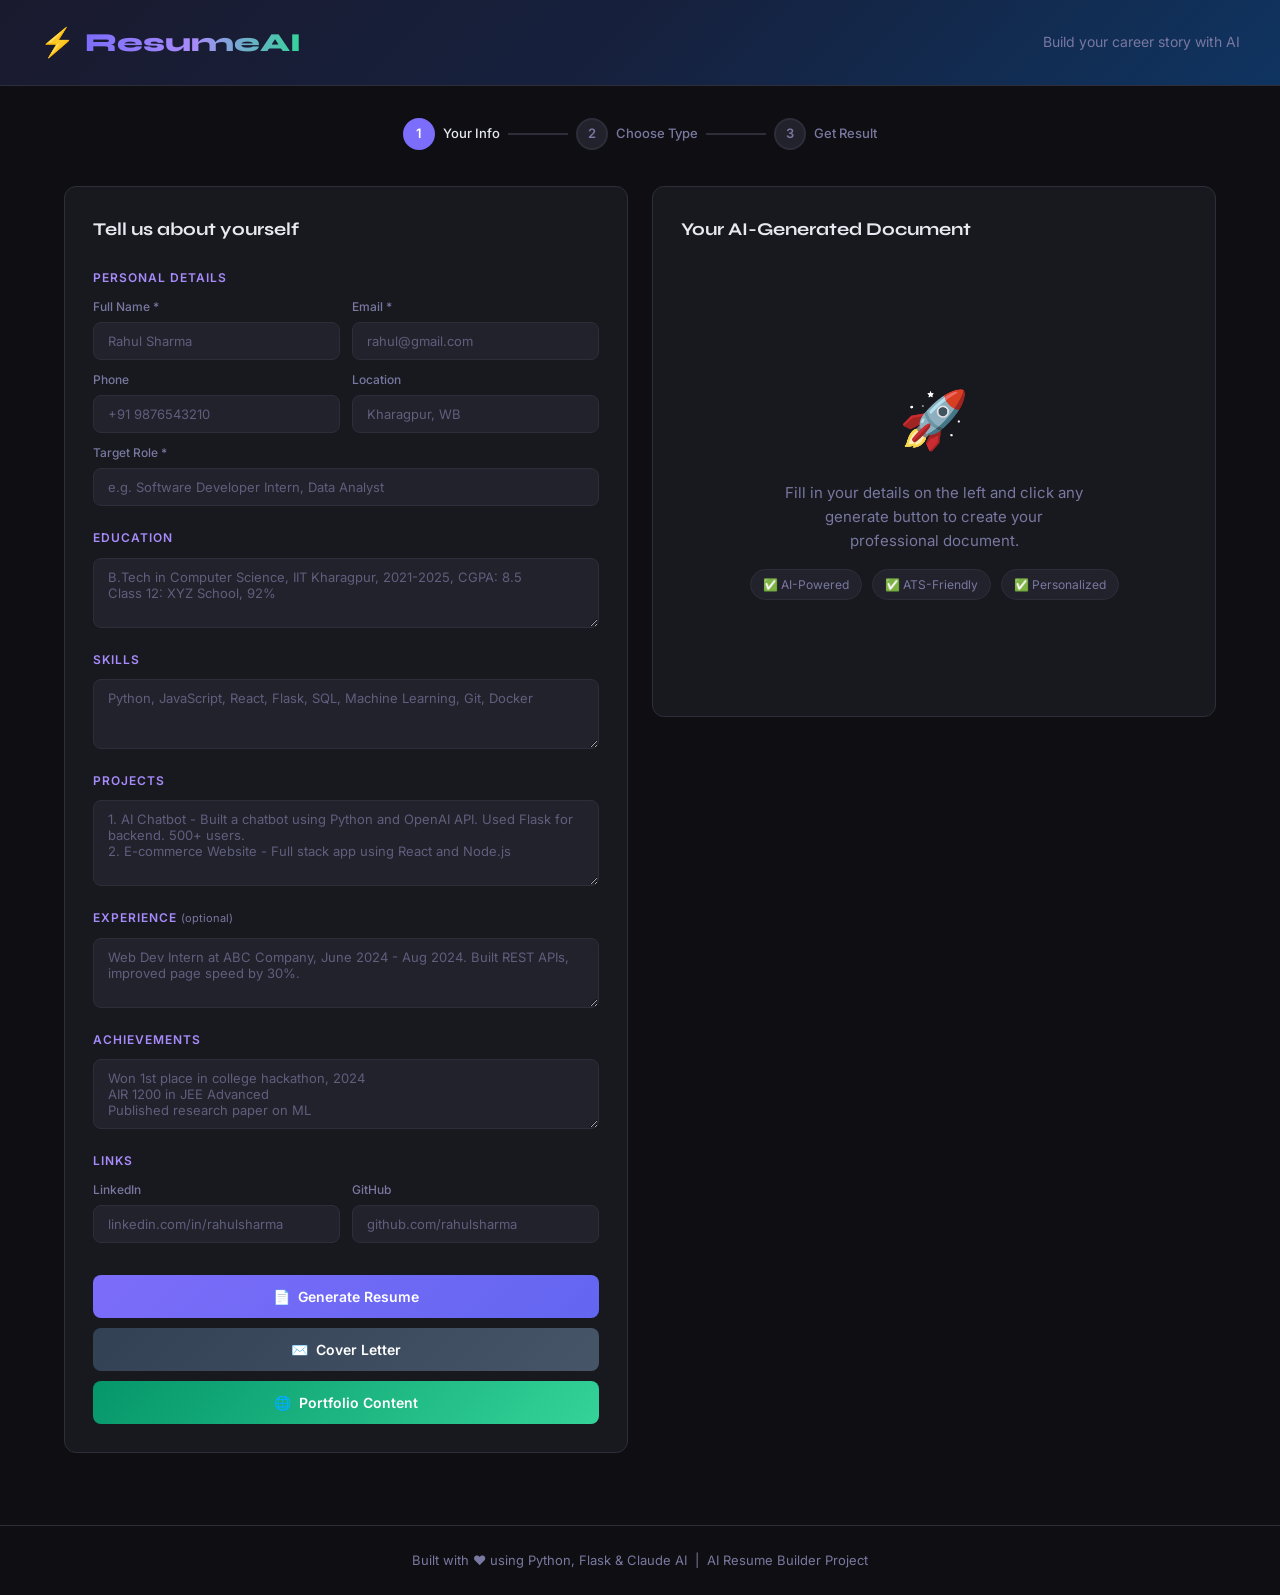
<file: templates/index.html>
<!DOCTYPE html>
<html lang="en">
<head>
  <meta charset="UTF-8" />
  <meta name="viewport" content="width=device-width, initial-scale=1.0"/>
  <title>AI Resume & Portfolio Builder</title>
  <link rel="stylesheet" href="/static/style.css" />
  <link href="https://fonts.googleapis.com/css2?family=Inter:wght@300;400;500;600;700&family=Syne:wght@700;800&display=swap" rel="stylesheet"/>
</head>
<body>

  <!-- HEADER -->
  <header class="header">
    <div class="header-inner">
      <div class="logo">
        <span class="logo-icon">⚡</span>
        <span class="logo-text">ResumeAI</span>
      </div>
      <p class="header-sub">Build your career story with AI</p>
    </div>
  </header>

  <main class="main">

    <!-- STEP INDICATOR -->
    <div class="steps">
      <div class="step active" id="step-indicator-1">
        <span class="step-num">1</span><span class="step-label">Your Info</span>
      </div>
      <div class="step-line"></div>
      <div class="step" id="step-indicator-2">
        <span class="step-num">2</span><span class="step-label">Choose Type</span>
      </div>
      <div class="step-line"></div>
      <div class="step" id="step-indicator-3">
        <span class="step-num">3</span><span class="step-label">Get Result</span>
      </div>
    </div>

    <div class="content-grid">

      <!-- LEFT: FORM -->
      <section class="form-panel">
        <h2 class="panel-title">Tell us about yourself</h2>

        <!-- Personal Info -->
        <div class="form-section">
          <h3 class="section-label">Personal Details</h3>
          <div class="form-row">
            <div class="field">
              <label>Full Name *</label>
              <input type="text" id="name" placeholder="Rahul Sharma" />
            </div>
            <div class="field">
              <label>Email *</label>
              <input type="email" id="email" placeholder="rahul@gmail.com" />
            </div>
          </div>
          <div class="form-row">
            <div class="field">
              <label>Phone</label>
              <input type="text" id="phone" placeholder="+91 9876543210" />
            </div>
            <div class="field">
              <label>Location</label>
              <input type="text" id="location" placeholder="Kharagpur, WB" />
            </div>
          </div>
          <div class="field">
            <label>Target Role *</label>
            <input type="text" id="target_role" placeholder="e.g. Software Developer Intern, Data Analyst" />
          </div>
        </div>

        <!-- Education -->
        <div class="form-section">
          <h3 class="section-label">Education</h3>
          <div class="field">
            <textarea id="education" rows="3" placeholder="B.Tech in Computer Science, IIT Kharagpur, 2021-2025, CGPA: 8.5&#10;Class 12: XYZ School, 92%"></textarea>
          </div>
        </div>

        <!-- Skills -->
        <div class="form-section">
          <h3 class="section-label">Skills</h3>
          <div class="field">
            <textarea id="skills" rows="3" placeholder="Python, JavaScript, React, Flask, SQL, Machine Learning, Git, Docker"></textarea>
          </div>
        </div>

        <!-- Projects -->
        <div class="form-section">
          <h3 class="section-label">Projects</h3>
          <div class="field">
            <textarea id="projects" rows="4" placeholder="1. AI Chatbot - Built a chatbot using Python and OpenAI API. Used Flask for backend. 500+ users.&#10;2. E-commerce Website - Full stack app using React and Node.js"></textarea>
          </div>
        </div>

        <!-- Experience -->
        <div class="form-section">
          <h3 class="section-label">Experience <span class="optional">(optional)</span></h3>
          <div class="field">
            <textarea id="experience" rows="3" placeholder="Web Dev Intern at ABC Company, June 2024 - Aug 2024. Built REST APIs, improved page speed by 30%."></textarea>
          </div>
        </div>

        <!-- Achievements -->
        <div class="form-section">
          <h3 class="section-label">Achievements</h3>
          <div class="field">
            <textarea id="achievements" rows="3" placeholder="Won 1st place in college hackathon, 2024&#10;AIR 1200 in JEE Advanced&#10;Published research paper on ML"></textarea>
          </div>
        </div>

        <!-- Links -->
        <div class="form-section">
          <h3 class="section-label">Links</h3>
          <div class="form-row">
            <div class="field">
              <label>LinkedIn</label>
              <input type="text" id="linkedin" placeholder="linkedin.com/in/rahulsharma" />
            </div>
            <div class="field">
              <label>GitHub</label>
              <input type="text" id="github" placeholder="github.com/rahulsharma" />
            </div>
          </div>
        </div>

        <!-- Generate Buttons -->
        <div class="btn-group">
          <button class="btn btn-primary" onclick="generate('resume')">
            <span>📄</span> Generate Resume
          </button>
          <button class="btn btn-secondary" onclick="generate('cover_letter')">
            <span>✉️</span> Cover Letter
          </button>
          <button class="btn btn-accent" onclick="generate('portfolio')">
            <span>🌐</span> Portfolio Content
          </button>
        </div>
      </section>

      <!-- RIGHT: OUTPUT -->
      <section class="output-panel">
        <div class="output-header">
          <h2 class="panel-title" id="output-title">Your AI-Generated Document</h2>
          <div class="output-actions" id="output-actions" style="display:none">
            <button class="btn-small btn-copy" onclick="copyContent()">📋 Copy</button>
            <button class="btn-small btn-download" onclick="downloadContent()">⬇️ Download</button>
            <button class="btn-small btn-tips" onclick="getTips()">💡 Get Tips</button>
          </div>
        </div>

        <!-- Placeholder -->
        <div class="placeholder" id="placeholder">
          <div class="placeholder-icon">🚀</div>
          <p class="placeholder-text">Fill in your details on the left and click any generate button to create your professional document.</p>
          <div class="placeholder-features">
            <span class="feature-tag">✅ AI-Powered</span>
            <span class="feature-tag">✅ ATS-Friendly</span>
            <span class="feature-tag">✅ Personalized</span>
          </div>
        </div>

        <!-- Loading -->
        <div class="loading" id="loading" style="display:none">
          <div class="spinner"></div>
          <p>AI is crafting your document...</p>
        </div>

        <!-- Output Content -->
        <div class="output-content" id="output-content" style="display:none">
          <pre id="output-text"></pre>
        </div>

        <!-- Tips Section -->
        <div class="tips-panel" id="tips-panel" style="display:none">
          <div class="tips-header">
            <h3>💡 AI Improvement Tips</h3>
            <button class="close-tips" onclick="closeTips()">✕</button>
          </div>
          <div class="tips-loading" id="tips-loading" style="display:none">
            <div class="spinner small"></div> Analyzing your document...
          </div>
          <div id="tips-content"></div>
        </div>

        <!-- Toast -->
        <div class="toast" id="toast"></div>
      </section>
    </div>
  </main>

  <footer class="footer">
    <p>Built with ❤️ using Python, Flask & Claude AI &nbsp;|&nbsp; AI Resume Builder Project</p>
  </footer>

  <script src="/static/main.js"></script>
</body>
</html>
</file>
<file: static/style.css>
/* ── Reset & Base ─────────────────────────────────────────────────── */
*, *::before, *::after { box-sizing: border-box; margin: 0; padding: 0; }

:root {
  --bg: #0f0f13;
  --surface: #18181f;
  --surface2: #22222c;
  --border: #2e2e3a;
  --accent: #7c6dfa;
  --accent2: #a78bfa;
  --green: #34d399;
  --orange: #fb923c;
  --text: #e8e8f0;
  --text-muted: #7878a0;
  --radius: 12px;
  --radius-sm: 8px;
}

body {
  font-family: 'Inter', sans-serif;
  background: var(--bg);
  color: var(--text);
  min-height: 100vh;
  line-height: 1.6;
}

/* ── Header ───────────────────────────────────────────────────────── */
.header {
  background: linear-gradient(135deg, #1a1a2e 0%, #16213e 50%, #0f3460 100%);
  border-bottom: 1px solid var(--border);
  padding: 20px 40px;
}
.header-inner { max-width: 1200px; margin: 0 auto; display: flex; align-items: center; gap: 20px; }
.logo { display: flex; align-items: center; gap: 10px; }
.logo-icon { font-size: 28px; }
.logo-text { font-family: 'Syne', sans-serif; font-size: 26px; font-weight: 800; background: linear-gradient(90deg, #7c6dfa, #a78bfa, #34d399); -webkit-background-clip: text; -webkit-text-fill-color: transparent; background-clip: text; }
.header-sub { color: var(--text-muted); font-size: 14px; margin-left: auto; }

/* ── Main ─────────────────────────────────────────────────────────── */
.main { max-width: 1200px; margin: 0 auto; padding: 32px 24px; }

/* ── Steps ────────────────────────────────────────────────────────── */
.steps { display: flex; align-items: center; justify-content: center; gap: 0; margin-bottom: 36px; }
.step { display: flex; align-items: center; gap: 8px; }
.step-num { width: 32px; height: 32px; border-radius: 50%; background: var(--surface2); border: 2px solid var(--border); display: flex; align-items: center; justify-content: center; font-size: 13px; font-weight: 600; color: var(--text-muted); transition: all 0.3s; }
.step-label { font-size: 13px; color: var(--text-muted); font-weight: 500; transition: color 0.3s; }
.step.active .step-num { background: var(--accent); border-color: var(--accent); color: white; }
.step.active .step-label { color: var(--text); }
.step-line { width: 60px; height: 2px; background: var(--border); margin: 0 8px; }

/* ── Grid ─────────────────────────────────────────────────────────── */
.content-grid { display: grid; grid-template-columns: 1fr 1fr; gap: 24px; align-items: start; }
@media (max-width: 900px) { .content-grid { grid-template-columns: 1fr; } }

/* ── Panels ───────────────────────────────────────────────────────── */
.form-panel, .output-panel {
  background: var(--surface);
  border: 1px solid var(--border);
  border-radius: var(--radius);
  padding: 28px;
}
.panel-title { font-family: 'Syne', sans-serif; font-size: 18px; font-weight: 700; margin-bottom: 24px; color: var(--text); }

/* ── Form ─────────────────────────────────────────────────────────── */
.form-section { margin-bottom: 22px; }
.section-label { font-size: 12px; font-weight: 600; text-transform: uppercase; letter-spacing: 1px; color: var(--accent2); margin-bottom: 10px; }
.optional { font-weight: 400; text-transform: none; letter-spacing: 0; color: var(--text-muted); font-size: 11px; }
.form-row { display: grid; grid-template-columns: 1fr 1fr; gap: 12px; }
.field { display: flex; flex-direction: column; gap: 6px; margin-bottom: 10px; }
.field label { font-size: 12px; color: var(--text-muted); font-weight: 500; }

input, textarea {
  background: var(--surface2);
  border: 1px solid var(--border);
  border-radius: var(--radius-sm);
  padding: 10px 14px;
  color: var(--text);
  font-family: 'Inter', sans-serif;
  font-size: 13px;
  width: 100%;
  transition: border-color 0.2s, box-shadow 0.2s;
  resize: vertical;
}
input:focus, textarea:focus {
  outline: none;
  border-color: var(--accent);
  box-shadow: 0 0 0 3px rgba(124, 109, 250, 0.15);
}
input::placeholder, textarea::placeholder { color: var(--text-muted); opacity: 0.7; }

/* ── Buttons ──────────────────────────────────────────────────────── */
.btn-group { display: flex; flex-direction: column; gap: 10px; margin-top: 8px; }
.btn {
  display: flex; align-items: center; justify-content: center; gap: 8px;
  padding: 13px 20px; border-radius: var(--radius-sm); border: none;
  font-family: 'Inter', sans-serif; font-size: 14px; font-weight: 600;
  cursor: pointer; transition: all 0.2s; width: 100%;
}
.btn-primary { background: linear-gradient(135deg, #7c6dfa, #6366f1); color: white; }
.btn-primary:hover { transform: translateY(-1px); box-shadow: 0 8px 25px rgba(124, 109, 250, 0.35); }
.btn-secondary { background: linear-gradient(135deg, #334155, #475569); color: white; }
.btn-secondary:hover { transform: translateY(-1px); box-shadow: 0 8px 25px rgba(51, 65, 85, 0.5); }
.btn-accent { background: linear-gradient(135deg, #059669, #34d399); color: white; }
.btn-accent:hover { transform: translateY(-1px); box-shadow: 0 8px 25px rgba(52, 211, 153, 0.35); }
.btn:active { transform: translateY(0); }
.btn:disabled { opacity: 0.5; cursor: not-allowed; transform: none; }

/* ── Output Header ────────────────────────────────────────────────── */
.output-header { display: flex; align-items: flex-start; justify-content: space-between; margin-bottom: 20px; flex-wrap: wrap; gap: 12px; }
.output-actions { display: flex; gap: 8px; flex-wrap: wrap; }
.btn-small {
  padding: 6px 12px; border-radius: 6px; border: 1px solid var(--border);
  font-size: 12px; font-weight: 500; cursor: pointer; transition: all 0.2s;
  background: var(--surface2); color: var(--text); font-family: 'Inter', sans-serif;
}
.btn-small:hover { border-color: var(--accent); color: var(--accent); }
.btn-copy:hover { border-color: var(--accent2); color: var(--accent2); }
.btn-download:hover { border-color: var(--green); color: var(--green); }
.btn-tips:hover { border-color: var(--orange); color: var(--orange); }

/* ── Placeholder ──────────────────────────────────────────────────── */
.placeholder {
  display: flex; flex-direction: column; align-items: center; justify-content: center;
  min-height: 400px; text-align: center; gap: 16px;
}
.placeholder-icon { font-size: 56px; }
.placeholder-text { color: var(--text-muted); font-size: 15px; max-width: 300px; line-height: 1.6; }
.placeholder-features { display: flex; gap: 10px; flex-wrap: wrap; justify-content: center; }
.feature-tag { background: var(--surface2); border: 1px solid var(--border); padding: 5px 12px; border-radius: 20px; font-size: 12px; color: var(--text-muted); }

/* ── Loading ──────────────────────────────────────────────────────── */
.loading { display: flex; flex-direction: column; align-items: center; justify-content: center; min-height: 400px; gap: 20px; color: var(--text-muted); }
.spinner { width: 40px; height: 40px; border: 3px solid var(--border); border-top-color: var(--accent); border-radius: 50%; animation: spin 0.8s linear infinite; }
.spinner.small { width: 16px; height: 16px; border-width: 2px; display: inline-block; }
@keyframes spin { to { transform: rotate(360deg); } }

/* ── Output Content ───────────────────────────────────────────────── */
.output-content { min-height: 400px; }
#output-text {
  white-space: pre-wrap; word-wrap: break-word;
  font-family: 'Inter', sans-serif; font-size: 13px; line-height: 1.8;
  color: var(--text); background: var(--surface2); border: 1px solid var(--border);
  border-radius: var(--radius-sm); padding: 20px; max-height: 600px;
  overflow-y: auto;
}

/* ── Tips ─────────────────────────────────────────────────────────── */
.tips-panel {
  margin-top: 20px; background: rgba(251, 146, 60, 0.05);
  border: 1px solid rgba(251, 146, 60, 0.3);
  border-radius: var(--radius-sm); padding: 20px;
}
.tips-header { display: flex; align-items: center; justify-content: space-between; margin-bottom: 16px; }
.tips-header h3 { font-size: 15px; font-weight: 600; color: var(--orange); }
.close-tips { background: none; border: none; color: var(--text-muted); font-size: 18px; cursor: pointer; }
.tips-loading { display: flex; align-items: center; gap: 10px; color: var(--text-muted); font-size: 13px; }
#tips-content { font-size: 13px; line-height: 1.8; color: var(--text); white-space: pre-wrap; }

/* ── Toast ────────────────────────────────────────────────────────── */
.toast {
  position: fixed; bottom: 24px; right: 24px;
  background: var(--surface2); border: 1px solid var(--green);
  color: var(--green); padding: 12px 20px; border-radius: var(--radius-sm);
  font-size: 13px; font-weight: 500; opacity: 0;
  transition: opacity 0.3s; pointer-events: none; z-index: 999;
}
.toast.show { opacity: 1; }

/* ── Footer ───────────────────────────────────────────────────────── */
.footer { text-align: center; padding: 24px; color: var(--text-muted); font-size: 13px; border-top: 1px solid var(--border); margin-top: 40px; }
</file>
